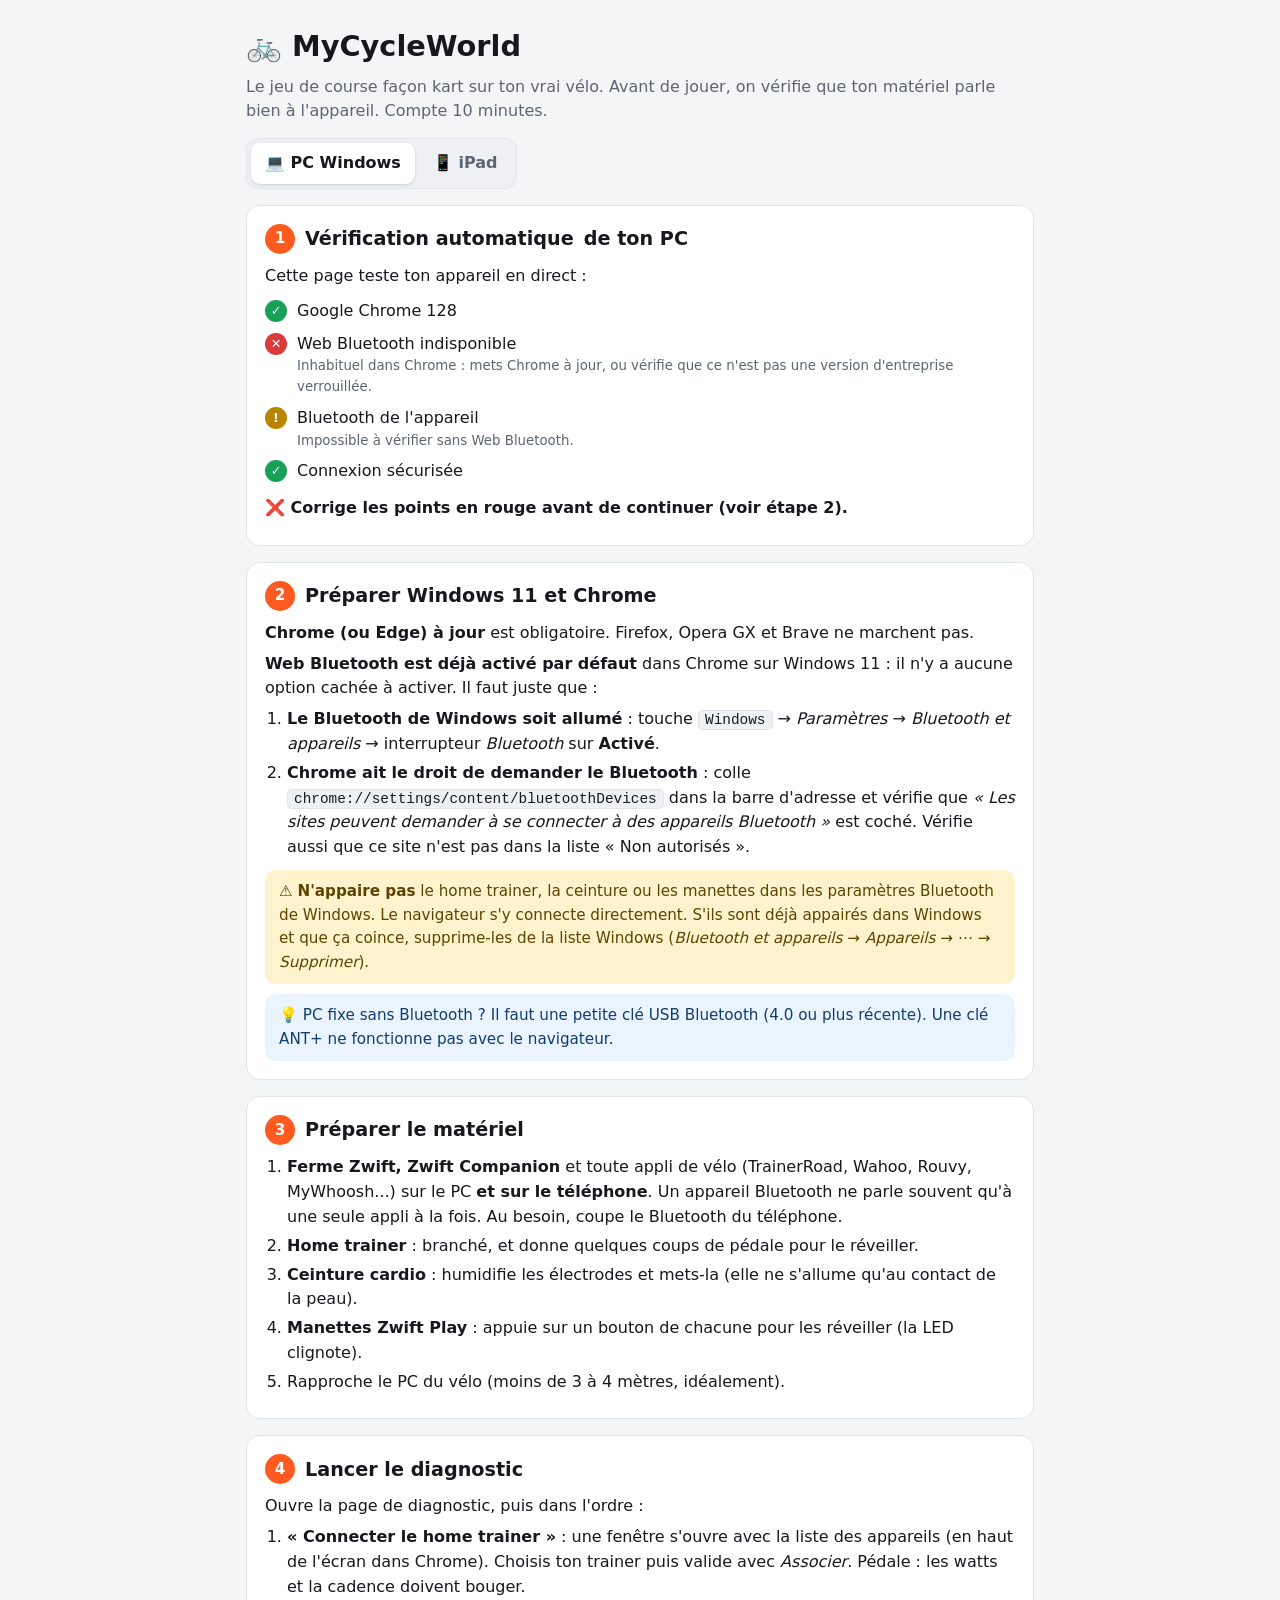
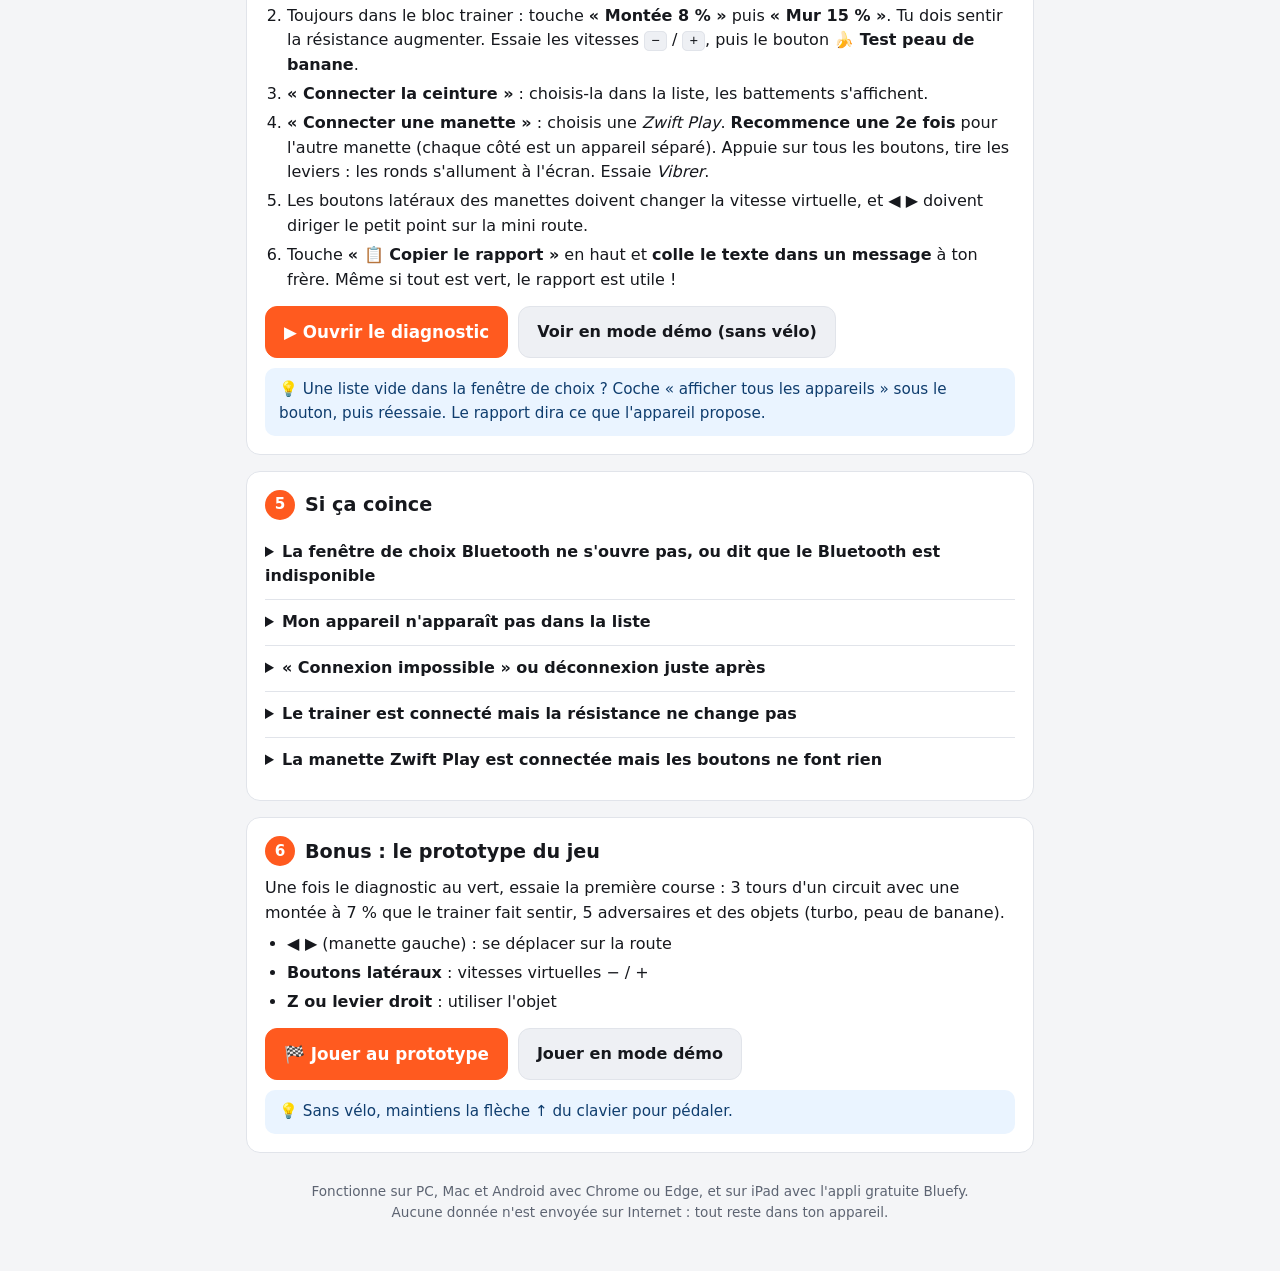
<file: index.html>
<!doctype html>
<html lang="fr">
<head>
  <meta charset="utf-8">
  <meta name="viewport" content="width=device-width, initial-scale=1">
  <title>MyCycleWorld · Guide</title>
  <link rel="icon" type="image/png" href="game/icon-512.png" />
  <link rel="apple-touch-icon" href="game/icon-180.png" />
  <meta name="description" content="Comment connecter ton home trainer, ta ceinture cardio et tes manettes Zwift Play à MyCycleWorld.">
  <style>
    :root {
      --bg: #f4f5f7; --card: #ffffff; --text: #16181d; --muted: #5d6472; --border: #e1e4ea;
      --accent: #ff5a1f; --ok: #18a058; --warn: #b98500; --bad: #d93a3a; --chip: #eef0f4;
      --tip-bg: #eaf4ff; --tip-text: #0f3d6e; --alert-bg: #fff3cd; --alert-text: #5c4400;
    }
    @media (prefers-color-scheme: dark) {
      :root:not([data-theme="light"]) {
        --bg: #0e1014; --card: #171a21; --text: #e8eaef; --muted: #9aa1b0; --border: #2a2f3a; --chip: #222733;
        --tip-bg: #10243a; --tip-text: #b9dbff; --alert-bg: #3a2f0c; --alert-text: #ffe39a;
      }
    }
    :root[data-theme="dark"] {
      --bg: #0e1014; --card: #171a21; --text: #e8eaef; --muted: #9aa1b0; --border: #2a2f3a; --chip: #222733;
      --tip-bg: #10243a; --tip-text: #b9dbff; --alert-bg: #3a2f0c; --alert-text: #ffe39a;
    }
    * { box-sizing: border-box; }
    body { margin: 0; background: var(--bg); color: var(--text); font: 16px/1.55 system-ui, -apple-system, "Segoe UI", Roboto, sans-serif; }
    .wrap { max-width: 820px; margin: 0 auto; padding: 24px 16px 48px; }
    header h1 { font-size: 1.8rem; margin: 0; }
    header p { color: var(--muted); margin: 6px 0 0; }
    h2 { font-size: 1.2rem; margin: 0 0 10px; display: flex; gap: 10px; align-items: center; }
    .num { flex: none; width: 30px; height: 30px; border-radius: 50%; background: var(--accent); color: #fff; display: grid; place-items: center; font-size: 0.95rem; }
    .card { background: var(--card); border: 1px solid var(--border); border-radius: 14px; padding: 18px; margin-top: 16px; }
    .card p { margin: 6px 0; }
    ol, ul { padding-left: 22px; margin: 6px 0; }
    li { margin: 4px 0; }
    code, kbd { overflow-wrap: anywhere; font: 0.9em ui-monospace, "Cascadia Mono", Consolas, monospace; background: var(--chip); border: 1px solid var(--border); border-radius: 5px; padding: 1px 6px; }
    .copy { cursor: pointer; }
    .muted { color: var(--muted); }
    .tip { background: var(--tip-bg); color: var(--tip-text); border-radius: 10px; padding: 10px 14px; margin: 10px 0 0; font-size: 0.95rem; }
    .alert { background: var(--alert-bg); color: var(--alert-text); border-radius: 10px; padding: 10px 14px; margin: 10px 0 0; font-size: 0.95rem; }
    .cta { display: flex; flex-wrap: wrap; gap: 10px; margin-top: 14px; }
    .btn { display: inline-flex; align-items: center; gap: 6px; text-decoration: none; padding: 12px 18px; border-radius: 12px; border: 1px solid var(--border); color: var(--text); background: var(--chip); font-weight: 600; }
    .btn.primary { background: var(--accent); border-color: var(--accent); color: #fff; font-size: 1.05rem; }
    .checks { list-style: none; padding: 0; margin: 10px 0 0; display: grid; gap: 8px; }
    .checks li { display: flex; gap: 10px; align-items: flex-start; margin: 0; }
    .dot { flex: none; width: 22px; height: 22px; border-radius: 50%; display: grid; place-items: center; color: #fff; font-size: 0.8rem; font-weight: 700; background: var(--muted); margin-top: 1px; }
    .ok .dot { background: var(--ok); } .warn .dot { background: var(--warn); } .bad .dot { background: var(--bad); }
    .checks small { display: block; color: var(--muted); }
    #verdict { font-weight: 600; margin-top: 12px; }
    details { border-top: 1px solid var(--border); padding: 10px 0; }
    details:first-of-type { border-top: 0; }
    summary { cursor: pointer; font-weight: 600; }
    details p, details ul { margin-top: 8px; }
    footer { color: var(--muted); font-size: 0.85rem; text-align: center; margin-top: 28px; }
    .switch { display: inline-flex; background: var(--chip); border: 1px solid var(--border); border-radius: 12px; padding: 4px; gap: 4px; margin-top: 14px; flex-wrap: wrap; }
    .switch button { font: inherit; font-weight: 600; border: 0; background: transparent; color: var(--muted); padding: 8px 14px; border-radius: 9px; cursor: pointer; }
    .switch button[aria-pressed="true"] { background: var(--card); color: var(--text); box-shadow: 0 1px 3px rgba(0, 0, 0, 0.15); }
    body[data-platform="pc"] .only-ipad, body[data-platform="ipad"] .only-pc { display: none !important; }
    .url-box { display: flex; flex-wrap: wrap; gap: 8px; align-items: center; margin: 8px 0; }
    .url-box code { font-size: 1rem; padding: 6px 10px; }
    button.btn { font: inherit; font-weight: 600; cursor: pointer; }
  </style>
</head>
<body data-platform="pc">
  <div class="wrap">
    <header>
      <h1>🚲 MyCycleWorld</h1>
      <p>Le jeu de course façon kart sur ton vrai vélo. Avant de jouer, on vérifie que ton matériel parle bien à l'appareil. Compte 10 minutes.</p>
      <div class="switch" role="group" aria-label="Choisis ton appareil">
        <button type="button" data-set="pc" aria-pressed="true">💻 PC Windows</button>
        <button type="button" data-set="ipad" aria-pressed="false">📱 iPad</button>
      </div>
    </header>

    <section class="card">
      <h2><span class="num">1</span> Vérification automatique <span class="only-pc">de ton PC</span><span class="only-ipad">de ta tablette</span></h2>
      <p>Cette page teste ton appareil en direct :</p>
      <ul class="checks" id="checks">
        <li id="cBrowser"><span class="dot">…</span><span>Navigateur</span></li>
        <li id="cApi"><span class="dot">…</span><span>Web Bluetooth</span></li>
        <li id="cAdapter"><span class="dot">…</span><span>Bluetooth de l'appareil</span></li>
        <li id="cSecure"><span class="dot">…</span><span>Connexion sécurisée (https)</span></li>
      </ul>
      <p id="verdict"></p>
    </section>

    <section class="card only-pc">
      <h2><span class="num">2</span> Préparer Windows 11 et Chrome</h2>
      <p><strong>Chrome (ou Edge) à jour</strong> est obligatoire. Firefox, Opera GX et Brave ne marchent pas.</p>
      <p><strong>Web Bluetooth est déjà activé par défaut</strong> dans Chrome sur Windows 11 : il n'y a aucune option cachée à activer. Il faut juste que :</p>
      <ol>
        <li><strong>Le Bluetooth de Windows soit allumé</strong> : touche <kbd>Windows</kbd> → <em>Paramètres</em> → <em>Bluetooth et appareils</em> → interrupteur <em>Bluetooth</em> sur <strong>Activé</strong>.</li>
        <li><strong>Chrome ait le droit de demander le Bluetooth</strong> : colle <code class="copy" title="Cliquer pour copier">chrome://settings/content/bluetoothDevices</code> dans la barre d'adresse et vérifie que <em>« Les sites peuvent demander à se connecter à des appareils Bluetooth »</em> est coché. Vérifie aussi que ce site n'est pas dans la liste « Non autorisés ».</li>
      </ol>
      <div class="alert">⚠️ <strong>N'appaire pas</strong> le home trainer, la ceinture ou les manettes dans les paramètres Bluetooth de Windows. Le navigateur s'y connecte directement. S'ils sont déjà appairés dans Windows et que ça coince, supprime-les de la liste Windows (<em>Bluetooth et appareils</em> → <em>Appareils</em> → ⋯ → <em>Supprimer</em>).</div>
      <div class="tip">💡 PC fixe sans Bluetooth ? Il faut une petite clé USB Bluetooth (4.0 ou plus récente). Une clé ANT+ ne fonctionne pas avec le navigateur.</div>
    </section>

    <section class="card only-ipad">
      <h2><span class="num">2</span> Préparer l'iPad avec Bluefy</h2>
      <p>Apple bloque le Bluetooth dans Safari (et dans Chrome sur iPad). La solution : <strong>Bluefy</strong>, un navigateur <strong>gratuit</strong> de l'App Store qui l'autorise.</p>
      <ol>
        <li><strong>Installe Bluefy</strong> depuis l'App Store :
          <div class="cta"><a class="btn primary" id="bluefyLink" href="https://apps.apple.com/app/bluefy-web-ble-browser/id1492822055">⬇ Installer Bluefy (gratuit)</a></div>
        </li>
        <li><strong>Copie l'adresse du site</strong>, puis ouvre Bluefy et colle-la dans sa barre d'adresse :
          <div class="url-box"><code id="siteUrl">gbillois.github.io/MyCycleWorld</code><button type="button" class="btn" id="copyUrl">📋 Copier l'adresse</button></div>
          Ajoute-la en favori dans Bluefy pour la retrouver.</li>
        <li>Quand Bluefy demande l'accès au Bluetooth, touche <strong>Autoriser</strong>. Si tu as refusé : <em>Réglages</em> de l'iPad → <em>Bluefy</em> → active <em>Bluetooth</em>.</li>
        <li><strong>Bluetooth de l'iPad allumé</strong> : <em>Réglages</em> → <em>Bluetooth</em> → activé.</li>
        <li><strong>Garde Bluefy au premier plan</strong> pendant que tu roules : si tu changes d'appli, l'iPad coupe la connexion. La page essaie de garder l'écran allumé ; sinon règle <em>Réglages</em> → <em>Luminosité et affichage</em> → <em>Verrouillage automatique</em> → <em>Jamais</em> le temps de la séance.</li>
      </ol>
      <div class="alert">⚠️ <strong>N'appaire pas</strong> le home trainer, la ceinture ou les manettes dans <em>Réglages</em> → <em>Bluetooth</em>. Bluefy s'y connecte directement. S'ils y apparaissent sous « Mes appareils » et que ça coince, touche ⓘ → <em>Oublier cet appareil</em>.</div>
      <div class="tip">💡 Une tablette Android ? Pas besoin de Bluefy : Chrome suffit, suis les étapes « PC Windows ».</div>
    </section>

    <section class="card">
      <h2><span class="num">3</span> Préparer le matériel</h2>
      <ol>
        <li><strong>Ferme Zwift, Zwift Companion</strong> et toute appli de vélo (TrainerRoad, Wahoo, Rouvy, MyWhoosh...) sur <span class="only-pc">le PC</span><span class="only-ipad">la tablette</span> <strong>et sur le téléphone</strong>. Un appareil Bluetooth ne parle souvent qu'à une seule appli à la fois. Au besoin, coupe le Bluetooth du téléphone.</li>
        <li><strong>Home trainer</strong> : branché, et donne quelques coups de pédale pour le réveiller.</li>
        <li><strong>Ceinture cardio</strong> : humidifie les électrodes et mets-la (elle ne s'allume qu'au contact de la peau).</li>
        <li><strong>Manettes Zwift Play</strong> : appuie sur un bouton de chacune pour les réveiller (la LED clignote).</li>
        <li class="only-pc">Rapproche le PC du vélo (moins de 3 à 4 mètres, idéalement).</li>
      </ol>
    </section>

    <section class="card">
      <h2><span class="num">4</span> Lancer le diagnostic</h2>
      <p>Ouvre la page de diagnostic<span class="only-ipad"> (dans Bluefy !)</span>, puis dans l'ordre :</p>
      <ol>
        <li><strong>« Connecter le home trainer »</strong> : une fenêtre s'ouvre avec la liste des appareils<span class="only-pc"> (en haut de l'écran dans Chrome)</span>. Choisis ton trainer puis valide<span class="only-pc"> avec <em>Associer</em></span>. Pédale : les watts et la cadence doivent bouger.</li>
        <li>Toujours dans le bloc trainer : touche <strong>« Montée 8 % »</strong> puis <strong>« Mur 15 % »</strong>. Tu dois sentir la résistance augmenter. Essaie les vitesses <kbd>−</kbd> / <kbd>+</kbd>, puis le bouton <strong>🍌 Test peau de banane</strong>.</li>
        <li><strong>« Connecter la ceinture »</strong> : choisis-la dans la liste, les battements s'affichent.</li>
        <li><strong>« Connecter une manette »</strong> : choisis une <em>Zwift Play</em>. <strong>Recommence une 2e fois</strong> pour l'autre manette (chaque côté est un appareil séparé). Appuie sur tous les boutons, tire les leviers : les ronds s'allument à l'écran. Essaie <em>Vibrer</em>.</li>
        <li>Les boutons latéraux des manettes doivent changer la vitesse virtuelle, et ◀ ▶ doivent diriger le petit point sur la mini route.</li>
        <li>Touche <strong>« 📋 Copier le rapport »</strong> en haut et <strong>colle le texte dans un message</strong> à ton frère. <span class="only-ipad">Si la copie est bloquée, une fenêtre s'ouvre avec le texte : « Tout sélectionner », puis « Copier ». </span>Même si tout est vert, le rapport est utile !</li>
      </ol>
      <div class="cta">
        <a class="btn primary" href="diag/">▶ Ouvrir le diagnostic</a>
        <a class="btn" href="diag/?demo=1">Voir en mode démo (sans vélo)</a>
      </div>
      <div class="tip">💡 Une liste vide dans la fenêtre de choix ? Coche « afficher tous les appareils » sous le bouton, puis réessaie. Le rapport dira ce que l'appareil propose.</div>
    </section>

    <section class="card">
      <h2><span class="num">5</span> Si ça coince</h2>
      <details>
        <summary>La fenêtre de choix Bluetooth ne s'ouvre pas, ou dit que le Bluetooth est indisponible</summary>
        <ul class="only-pc">
          <li>Vérifie l'étape 2 (Bluetooth Windows activé, autorisation dans Chrome).</li>
          <li>Ferme complètement Chrome (toutes les fenêtres) puis rouvre-le.</li>
          <li>Mets Chrome à jour : <code class="copy">chrome://settings/help</code>.</li>
        </ul>
        <ul class="only-ipad">
          <li>Vérifie que la page est bien ouverte <strong>dans Bluefy</strong>, pas dans Safari.</li>
          <li><em>Réglages</em> → <em>Bluefy</em> → <em>Bluetooth</em> doit être activé, et le Bluetooth de l'iPad allumé.</li>
          <li>Ferme Bluefy (balaye-le vers le haut dans le sélecteur d'applis) puis rouvre-le.</li>
        </ul>
      </details>
      <details>
        <summary>Mon appareil n'apparaît pas dans la liste</summary>
        <ul>
          <li>Il est sans doute encore connecté à une autre appli (Zwift, Companion, téléphone). Ferme-la et attends 10 secondes.</li>
          <li>Réveille-le (pédaler, appuyer sur un bouton, mettre la ceinture).</li>
          <li>Coche « afficher tous les appareils ».</li>
        </ul>
      </details>
      <details>
        <summary>« Connexion impossible » ou déconnexion juste après</summary>
        <ul>
          <li>Réessaie une ou deux fois, la première connexion rate parfois.</li>
          <li>Si l'appareil est appairé dans les réglages Bluetooth du système, supprime-le (voir l'encadré de l'étape 2).</li>
          <li>Éteins/rallume le Bluetooth<span class="only-pc"> de Windows</span><span class="only-ipad"> de l'iPad</span>.</li>
          <li class="only-ipad">Bluefy est-il resté au premier plan ? Changer d'appli coupe la connexion.</li>
        </ul>
      </details>
      <details>
        <summary>Le trainer est connecté mais la résistance ne change pas</summary>
        <ul>
          <li>Regarde le bilan : « Le trainer accepte les changements de pente » doit être vert.</li>
          <li>Pédale à au moins 60 tr/min : beaucoup de trainers ne freinent pas à l'arrêt.</li>
          <li>Ferme toute autre appli qui pourrait garder le contrôle du trainer.</li>
          <li>Envoie le rapport : il indique si ton modèle accepte la simulation de pente.</li>
        </ul>
      </details>
      <details>
        <summary>La manette Zwift Play est connectée mais les boutons ne font rien</summary>
        <ul>
          <li>Vérifie que Zwift et Zwift Companion sont bien fermés <strong>sur le téléphone aussi</strong>.</li>
          <li>Appuie sur un bouton : la page indique alors si c'est la manette gauche ou droite.</li>
          <li>Coche « détails techniques » dans le journal, appuie sur quelques boutons, puis envoie le rapport. C'est exactement ce qui permet de corriger.</li>
        </ul>
      </details>
    </section>

    <section class="card">
      <h2><span class="num">6</span> Bonus : le prototype du jeu</h2>
      <p>Une fois le diagnostic au vert, essaie la première course : 3 tours d'un circuit avec une montée à 7 % que le trainer fait sentir, 5 adversaires et des objets (turbo, peau de banane).</p>
      <ul>
        <li><strong>◀ ▶</strong> (manette gauche) : se déplacer sur la route</li>
        <li><strong>Boutons latéraux</strong> : vitesses virtuelles − / +</li>
        <li><strong>Z ou levier droit</strong> : utiliser l'objet</li>
      </ul>
      <div class="cta">
        <a class="btn primary" href="game/">🏁 Jouer au prototype</a>
        <a class="btn" href="game/?demo=1">Jouer en mode démo</a>
      </div>
      <div class="tip only-pc">💡 Sans vélo, maintiens la flèche ↑ du clavier pour pédaler.</div>
      <div class="tip only-ipad">💡 Sur iPad (et sur téléphone), des boutons tactiles apparaissent à l'écran : ◀ ▶, Objet, vitesses − / +, pause, et « Pédaler » à maintenir si aucun home trainer n'est connecté. Sans vélo, le jeu marche même dans Safari.</div>
    </section>

    <footer>
      Fonctionne sur PC, Mac et Android avec Chrome ou Edge, et sur iPad avec l'appli gratuite Bluefy.<br>
      Aucune donnée n'est envoyée sur Internet : tout reste dans ton appareil.
    </footer>
  </div>

  <script type="module">
    import { currentPlatform, BLUEFY_URL } from './src/core/platform.js';

    const p = currentPlatform();
    const $ = (id) => document.getElementById(id);

    // Sélecteur PC / iPad, choisi automatiquement.
    const setPlatform = (name) => {
      document.body.dataset.platform = name;
      document.querySelectorAll('.switch button').forEach((b) => b.setAttribute('aria-pressed', String(b.dataset.set === name)));
    };
    setPlatform(p.ios ? 'ipad' : 'pc');
    document.querySelectorAll('.switch button').forEach((b) => b.addEventListener('click', () => setPlatform(b.dataset.set)));

    const set = (id, state, title, detail) => {
      const li = $(id);
      li.className = state;
      li.querySelector('.dot').textContent = { ok: '✓', warn: '!', bad: '✕' }[state];
      li.lastElementChild.innerHTML = `${title}${detail ? `<small>${detail}</small>` : ''}`;
    };
    let allGood = true;

    if (p.ios) {
      if (p.hasBluetooth) set('cBrowser', 'ok', 'Bluefy sur iPad');
      else {
        set('cBrowser', 'bad', 'Safari sur iPad', `Apple y bloque le Bluetooth : <a href="${BLUEFY_URL}">installe Bluefy (gratuit)</a> et ouvre cette page dedans (étape 2).`);
        allGood = false;
      }
    } else if (p.browser === 'Chrome' || p.browser === 'Edge') {
      const name = p.browser === 'Edge' ? 'Microsoft Edge' : 'Google Chrome';
      if (p.major && p.major < 120) set('cBrowser', 'warn', `${name} ${p.major}`, 'Version ancienne : mets à jour via chrome://settings/help');
      else set('cBrowser', 'ok', `${name}${p.major ? ' ' + p.major : ''}`);
    } else {
      set('cBrowser', 'bad', 'Navigateur non compatible', 'Ouvre cette page dans Google Chrome ou Microsoft Edge.');
      allGood = false;
    }

    if (!window.isSecureContext) {
      set('cSecure', 'bad', 'Page non sécurisée', 'Il faut ouvrir la page en https://');
      allGood = false;
    } else set('cSecure', 'ok', 'Connexion sécurisée');

    if (!navigator.bluetooth) {
      set('cApi', 'bad', 'Web Bluetooth indisponible', p.ios
        ? 'Normal dans Safari : il faut Bluefy.'
        : p.browser === 'Chrome' || p.browser === 'Edge'
          ? 'Inhabituel dans Chrome : mets Chrome à jour, ou vérifie que ce n\'est pas une version d\'entreprise verrouillée.'
          : 'Ce navigateur ne le gère pas.');
      set('cAdapter', 'warn', 'Bluetooth de l\'appareil', 'Impossible à vérifier sans Web Bluetooth.');
      allGood = false;
    } else {
      set('cApi', 'ok', 'Web Bluetooth disponible');
      let available = null;
      try { available = navigator.bluetooth.getAvailability ? await navigator.bluetooth.getAvailability() : null; } catch { available = null; }
      if (available === true) set('cAdapter', 'ok', 'Bluetooth détecté et allumé');
      else if (available === false) {
        set('cAdapter', 'bad', 'Bluetooth éteint ou absent', p.ios
          ? 'Allume-le : Réglages → Bluetooth, et autorise Bluefy : Réglages → Bluefy → Bluetooth.'
          : 'Allume-le : Paramètres Windows → Bluetooth et appareils → Bluetooth Activé. PC fixe : il faut peut-être une clé USB Bluetooth.');
        allGood = false;
      } else set('cAdapter', 'warn', 'Bluetooth de l\'appareil', 'Impossible à vérifier automatiquement : la fenêtre de connexion le dira.');
    }

    $('verdict').textContent = allGood
      ? '✅ Ton appareil est prêt. Passe aux étapes suivantes.'
      : p.ios && !p.hasBluetooth
        ? '❌ Tu es dans Safari : suis l\'étape 2 pour ouvrir cette page dans Bluefy.'
        : '❌ Corrige les points en rouge avant de continuer (voir étape 2).';

    // Adresse publique du site, à coller dans Bluefy (fixe : identique même en test local).
    const siteUrl = 'https://gbillois.github.io/MyCycleWorld/';
    $('siteUrl').textContent = siteUrl.replace(/^https?:\/\//, '');
    $('copyUrl').addEventListener('click', async () => {
      try {
        await navigator.clipboard.writeText(siteUrl);
        $('copyUrl').textContent = '✓ Copiée, colle-la dans Bluefy';
      } catch {
        const r = document.createRange();
        r.selectNodeContents($('siteUrl'));
        getSelection().removeAllRanges();
        getSelection().addRange(r);
        $('copyUrl').textContent = 'Sélectionnée : fais « Copier »';
      }
    });

    document.querySelectorAll('.copy').forEach((el) => el.addEventListener('click', async () => {
      try {
        await navigator.clipboard.writeText(el.textContent);
        const old = el.textContent;
        el.textContent = 'copié ✓ (colle-le dans la barre d\'adresse)';
        setTimeout(() => (el.textContent = old), 1800);
      } catch { /* copie manuelle */ }
    }));
  </script>
</body>
</html>
</file>
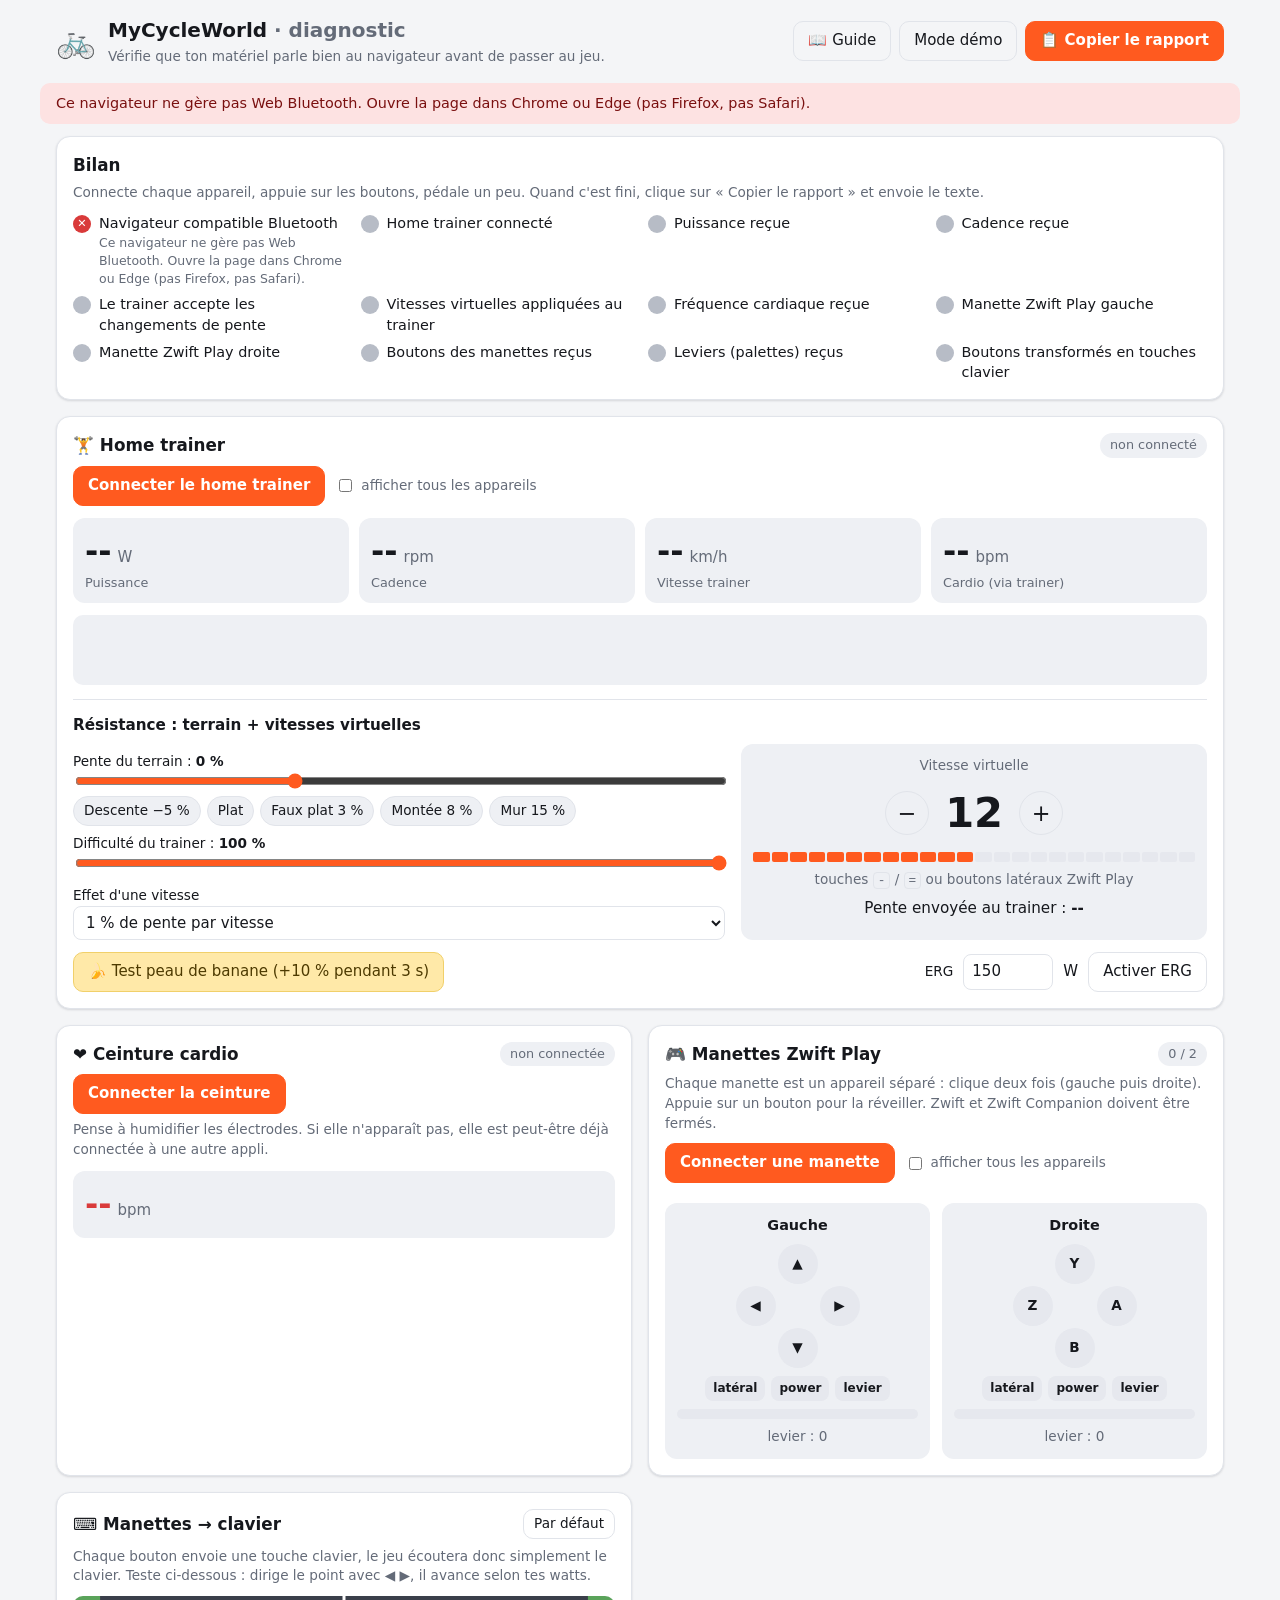
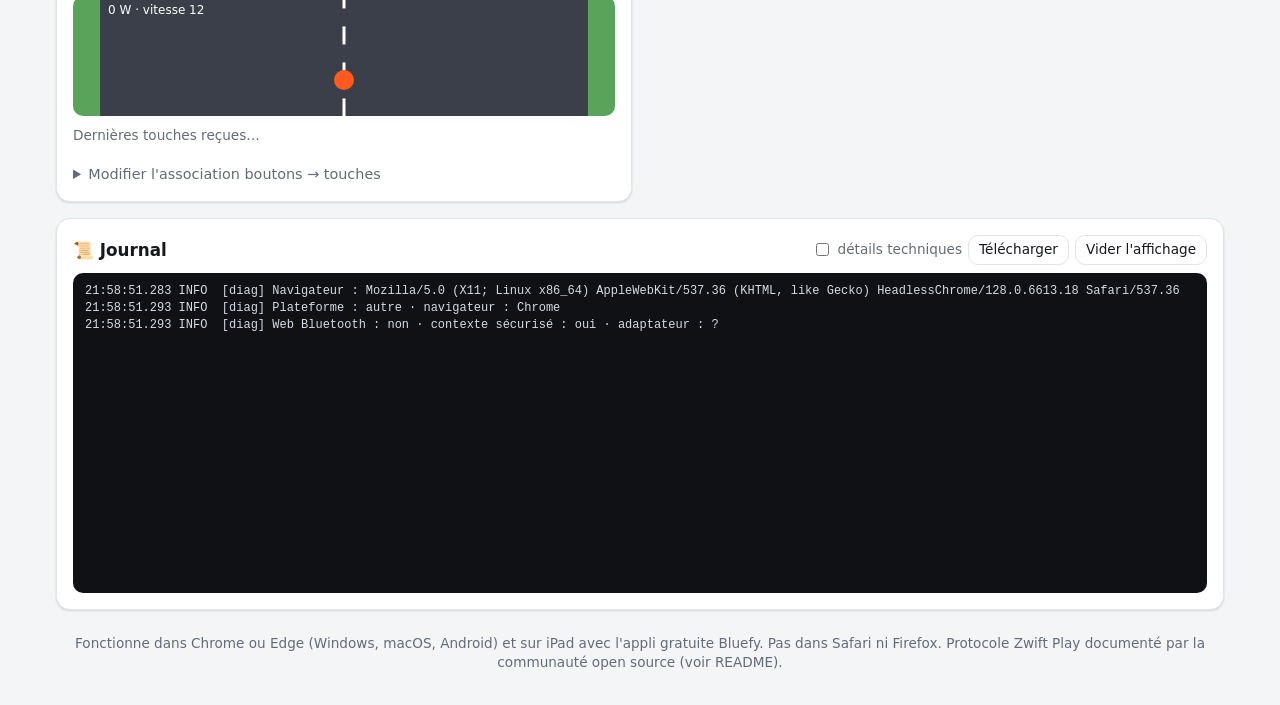
<file: diag/index.html>
<!doctype html>
<html lang="fr">
<head>
  <meta charset="utf-8">
  <meta name="viewport" content="width=device-width, initial-scale=1">
  <title>MyCycleWorld · Diagnostic</title>
  <meta name="description" content="Teste ton home trainer, ta ceinture cardio et tes manettes Zwift Play directement dans le navigateur.">
  <link rel="stylesheet" href="diag.css">
</head>
<body>
  <header class="top">
    <div class="brand">
      <span class="logo" aria-hidden="true">🚲</span>
      <div>
        <h1>MyCycleWorld <span class="muted">· diagnostic</span></h1>
        <p class="muted small">Vérifie que ton matériel parle bien au navigateur avant de passer au jeu.</p>
      </div>
    </div>
    <div class="top-actions">
      <a class="btn ghost" href="../">📖 Guide</a>
      <a id="demoLink" class="btn ghost" href="?demo=1">Mode démo</a>
      <button id="copyReport" class="btn primary">📋 Copier le rapport</button>
    </div>
  </header>

  <div id="demoBanner" class="banner demo" hidden>
    Mode démo : les appareils sont simulés. <a href="./">Revenir au vrai Bluetooth</a>
  </div>
  <div id="compatBanner" class="banner bad" hidden></div>

  <main>
    <section class="card checklist-card">
      <h2>Bilan</h2>
      <p class="muted small">Connecte chaque appareil, appuie sur les boutons, pédale un peu. Quand c'est fini, clique sur « Copier le rapport » et envoie le texte.</p>
      <ul id="checklist" class="checklist"></ul>
    </section>

    <section class="card" id="trainerCard">
      <div class="card-head">
        <h2>🏋️ Home trainer</h2>
        <span class="pill" id="trainerStatus">non connecté</span>
      </div>
      <div class="row wrap">
        <button class="btn primary" id="trainerConnect">Connecter le home trainer</button>
        <button class="btn ghost" id="trainerReconnect" hidden>Reconnecter</button>
        <label class="check small"><input type="checkbox" id="trainerAll"> afficher tous les appareils</label>
      </div>
      <p class="small muted" id="trainerInfo"></p>
      <div class="metrics">
        <div class="metric"><span class="value" id="mPower">--</span><span class="unit">W</span><span class="label">Puissance <em id="srcPower"></em></span></div>
        <div class="metric"><span class="value" id="mCadence">--</span><span class="unit">rpm</span><span class="label">Cadence <em id="srcCadence"></em></span></div>
        <div class="metric"><span class="value" id="mSpeed">--</span><span class="unit">km/h</span><span class="label">Vitesse trainer</span></div>
        <div class="metric"><span class="value" id="mHrTrainer">--</span><span class="unit">bpm</span><span class="label">Cardio (via trainer)</span></div>
      </div>
      <canvas id="powerChart" class="chart" height="70" aria-label="Courbe de puissance des 60 dernières secondes"></canvas>

      <div class="sub">
        <h3>Résistance : terrain + vitesses virtuelles</h3>
        <div class="grade-grid">
          <div>
            <label for="terrain" class="small">Pente du terrain : <strong id="terrainVal">0 %</strong></label>
            <input type="range" id="terrain" min="-10" max="20" step="0.5" value="0">
            <div class="row wrap tight" id="gradePresets">
              <button class="btn chip" data-grade="-5">Descente −5 %</button>
              <button class="btn chip" data-grade="0">Plat</button>
              <button class="btn chip" data-grade="3">Faux plat 3 %</button>
              <button class="btn chip" data-grade="8">Montée 8 %</button>
              <button class="btn chip" data-grade="15">Mur 15 %</button>
            </div>
            <label for="difficulty" class="small">Difficulté du trainer : <strong id="difficultyVal">100 %</strong></label>
            <input type="range" id="difficulty" min="0" max="100" step="5" value="100">
            <label for="gearStep" class="small">Effet d'une vitesse</label>
            <select id="gearStep">
              <option value="0.5">0,5 % de pente par vitesse</option>
              <option value="1" selected>1 % de pente par vitesse</option>
              <option value="1.5">1,5 % de pente par vitesse</option>
              <option value="2">2 % de pente par vitesse</option>
            </select>
          </div>
          <div class="gearbox">
            <span class="small muted">Vitesse virtuelle</span>
            <div class="gear-row">
              <button class="btn round" id="gearDown" aria-label="Vitesse moins">−</button>
              <span class="gear" id="gearVal">12</span>
              <button class="btn round" id="gearUp" aria-label="Vitesse plus">+</button>
            </div>
            <div class="gear-bar" id="gearBar"></div>
            <span class="small muted">touches <kbd>-</kbd> / <kbd>=</kbd> ou boutons latéraux Zwift Play</span>
            <div class="sent">Pente envoyée au trainer : <strong id="sentGrade">--</strong></div>
            <div class="small muted" id="cpResult"></div>
          </div>
        </div>
        <div class="row wrap">
          <button class="btn warn" id="bananaTest">🍌 Test peau de banane (+10 % pendant 3 s)</button>
          <span class="spacer"></span>
          <label class="small" for="ergWatts">ERG</label>
          <input type="number" id="ergWatts" value="150" min="0" max="1500" step="10" class="num"> W
          <button class="btn ghost" id="ergOn">Activer ERG</button>
          <button class="btn ghost" id="ergOff" hidden>Revenir en mode pente</button>
        </div>
      </div>
    </section>

    <section class="card" id="hrCard">
      <div class="card-head">
        <h2>❤️ Ceinture cardio</h2>
        <span class="pill" id="hrStatus">non connectée</span>
      </div>
      <div class="row wrap">
        <button class="btn primary" id="hrConnect">Connecter la ceinture</button>
        <button class="btn ghost" id="hrReconnect" hidden>Reconnecter</button>
      </div>
      <p class="small muted" id="hrInfo">Pense à humidifier les électrodes. Si elle n'apparaît pas, elle est peut-être déjà connectée à une autre appli.</p>
      <div class="metrics one">
        <div class="metric"><span class="value heart" id="mHr">--</span><span class="unit">bpm</span><span class="label" id="hrContact"></span></div>
      </div>
    </section>

    <section class="card" id="zwiftCard">
      <div class="card-head">
        <h2>🎮 Manettes Zwift Play</h2>
        <span class="pill" id="zwiftStatus">0 / 2</span>
      </div>
      <p class="small muted">Chaque manette est un appareil séparé : clique deux fois (gauche puis droite). Appuie sur un bouton pour la réveiller. Zwift et Zwift Companion doivent être fermés.</p>
      <div class="row wrap">
        <button class="btn primary" id="zwiftConnect">Connecter une manette</button>
        <label class="check small"><input type="checkbox" id="zwiftAll"> afficher tous les appareils</label>
      </div>
      <div id="controllers" class="controllers"></div>
      <div class="pads">
        <div class="pad" id="padL">
          <span class="pad-title">Gauche</span>
          <div class="dpad">
            <span class="btn-led" data-b="L_UP">▲</span>
            <span class="btn-led" data-b="L_LEFT">◀</span>
            <span class="btn-led" data-b="L_RIGHT">▶</span>
            <span class="btn-led" data-b="L_DOWN">▼</span>
          </div>
          <div class="extras">
            <span class="btn-led wide" data-b="L_SHIFT">latéral</span>
            <span class="btn-led wide" data-b="L_ON">power</span>
            <span class="btn-led wide" data-b="L_PADDLE">levier</span>
          </div>
          <div class="analog"><div class="analog-fill" id="analogL"></div></div>
          <span class="small muted" id="analogLVal">levier : 0</span>
        </div>
        <div class="pad" id="padR">
          <span class="pad-title">Droite</span>
          <div class="dpad">
            <span class="btn-led y" data-b="R_Y">Y</span>
            <span class="btn-led z" data-b="R_Z">Z</span>
            <span class="btn-led a" data-b="R_A">A</span>
            <span class="btn-led b" data-b="R_B">B</span>
          </div>
          <div class="extras">
            <span class="btn-led wide" data-b="R_SHIFT">latéral</span>
            <span class="btn-led wide" data-b="R_ON">power</span>
            <span class="btn-led wide" data-b="R_PADDLE">levier</span>
          </div>
          <div class="analog"><div class="analog-fill" id="analogR"></div></div>
          <span class="small muted" id="analogRVal">levier : 0</span>
        </div>
      </div>
    </section>

    <section class="card" id="keysCard">
      <div class="card-head">
        <h2>⌨️ Manettes → clavier</h2>
        <button class="btn ghost small-btn" id="keymapReset">Par défaut</button>
      </div>
      <p class="small muted">Chaque bouton envoie une touche clavier, le jeu écoutera donc simplement le clavier. Teste ci-dessous : dirige le point avec ◀ ▶, il avance selon tes watts.</p>
      <canvas id="miniRoad" class="road" height="120" aria-label="Mini route de test"></canvas>
      <div class="lastkeys" id="lastKeys"><span class="muted small">Dernières touches reçues…</span></div>
      <details>
        <summary>Modifier l'association boutons → touches</summary>
        <table class="keymap" id="keymapTable"></table>
      </details>
    </section>

    <section class="card log-card">
      <div class="card-head">
        <h2>📜 Journal</h2>
        <div class="row tight">
          <label class="check small"><input type="checkbox" id="showDebug"> détails techniques</label>
          <button class="btn ghost small-btn" id="downloadLog">Télécharger</button>
          <button class="btn ghost small-btn" id="clearLogView">Vider l'affichage</button>
        </div>
      </div>
      <pre id="log" class="log" aria-live="polite"></pre>
    </section>
  </main>

  <footer class="muted small">
    Fonctionne dans Chrome ou Edge (Windows, macOS, Android) et sur iPad avec l'appli gratuite Bluefy. Pas dans Safari ni Firefox.
    Protocole Zwift Play documenté par la communauté open source (voir README).
  </footer>

  <div id="reportBox" class="modal" hidden>
    <div class="modal-card">
      <h2>Rapport de diagnostic</h2>
      <p class="small muted">La copie automatique est bloquée par ce navigateur. Touche « Tout sélectionner », puis « Copier », et colle le texte dans un message.</p>
      <textarea id="reportText" readonly></textarea>
      <div class="row wrap">
        <button class="btn primary" id="reportSelect">Tout sélectionner</button>
        <button class="btn ghost" id="reportClose">Fermer</button>
      </div>
    </div>
  </div>
  <div id="toast" class="toast" hidden></div>
  <script type="module" src="diag.js"></script>
</body>
</html>
</file>
<file: diag/diag.css>
:root {
  --bg: #f4f5f7;
  --card: #ffffff;
  --text: #16181d;
  --muted: #646b78;
  --border: #e1e4ea;
  --accent: #ff5a1f;
  --accent-text: #ffffff;
  --ok: #18a058;
  --warn: #e0a100;
  --bad: #d93a3a;
  --todo: #b7bcc6;
  --chip: #eef0f4;
  --led-off: #e6e8ee;
  --led-on: #ff5a1f;
  --log-bg: #0f1115;
  --log-text: #d7dbe3;
  --road: #3a3f4a;
  --shadow: 0 1px 2px rgba(16, 24, 40, 0.06), 0 1px 3px rgba(16, 24, 40, 0.08);
}

@media (prefers-color-scheme: dark) {
  :root:not([data-theme="light"]) {
    --bg: #0e1014;
    --card: #171a21;
    --text: #e8eaef;
    --muted: #949bab;
    --border: #2a2f3a;
    --chip: #222733;
    --led-off: #262b36;
    --todo: #4b5160;
    --shadow: none;
  }
}
:root[data-theme="dark"] {
  --bg: #0e1014;
  --card: #171a21;
  --text: #e8eaef;
  --muted: #949bab;
  --border: #2a2f3a;
  --chip: #222733;
  --led-off: #262b36;
  --todo: #4b5160;
  --shadow: none;
}

* { box-sizing: border-box; }
[hidden] { display: none !important; }

body {
  margin: 0;
  background: var(--bg);
  color: var(--text);
  font: 15px/1.45 system-ui, -apple-system, "Segoe UI", Roboto, sans-serif;
}

h1 { font-size: 1.25rem; margin: 0; }
h2 { font-size: 1.05rem; margin: 0; }
h3 { font-size: 0.95rem; margin: 0 0 8px; }
.muted { color: var(--muted); }
.small { font-size: 0.85rem; }
kbd {
  font: 0.8rem ui-monospace, monospace;
  background: var(--chip);
  border: 1px solid var(--border);
  border-radius: 4px;
  padding: 0 4px;
}

.top {
  display: flex;
  flex-wrap: wrap;
  gap: 12px;
  align-items: center;
  justify-content: space-between;
  padding: 16px;
  max-width: 1200px;
  margin: 0 auto;
}
.brand { display: flex; gap: 12px; align-items: center; }
.brand p { margin: 2px 0 0; }
.logo { font-size: 2rem; }
.top-actions { display: flex; gap: 8px; flex-wrap: wrap; }

.banner {
  max-width: 1200px;
  margin: 0 auto 12px;
  padding: 10px 16px;
  border-radius: 10px;
  font-size: 0.9rem;
}
.banner.demo { background: #fff3cd; color: #5c4400; }
.banner.bad { background: #fde2e2; color: #7a1010; }
.banner a { color: inherit; font-weight: 600; }

main {
  max-width: 1200px;
  margin: 0 auto;
  padding: 0 16px 16px;
  display: grid;
  grid-template-columns: repeat(2, minmax(0, 1fr));
  gap: 16px;
}
.checklist-card, .log-card, #trainerCard { grid-column: 1 / -1; }

.card {
  background: var(--card);
  border: 1px solid var(--border);
  border-radius: 14px;
  padding: 16px;
  box-shadow: var(--shadow);
  min-width: 0;
}
.card > p { margin: 6px 0 10px; }
.card-head { flex-wrap: wrap; display: flex; justify-content: space-between; align-items: center; gap: 8px; margin-bottom: 8px; }
.sub { border-top: 1px solid var(--border); margin-top: 14px; padding-top: 14px; }

.row { display: flex; gap: 10px; align-items: center; }
.row.wrap { flex-wrap: wrap; }
.row.tight { gap: 6px; flex-wrap: wrap; }
.spacer { flex: 1; }

.btn {
  font: inherit;
  border: 1px solid var(--border);
  background: var(--chip);
  color: var(--text);
  padding: 8px 14px;
  border-radius: 10px;
  cursor: pointer;
  text-decoration: none;
  display: inline-flex;
  align-items: center;
  gap: 6px;
}
.btn:hover { filter: brightness(0.97); }
.btn:disabled { opacity: 0.5; cursor: not-allowed; }
.btn.primary { background: var(--accent); border-color: var(--accent); color: var(--accent-text); font-weight: 600; }
.btn.ghost { background: transparent; }
.btn.warn { background: #ffe9a8; border-color: #f1d06a; color: #4d3a00; }
.btn.chip { padding: 4px 10px; font-size: 0.85rem; border-radius: 999px; }
.btn.round { width: 44px; height: 44px; justify-content: center; border-radius: 50%; font-size: 1.4rem; padding: 0; }
.small-btn { padding: 4px 10px; font-size: 0.85rem; }
.check { display: inline-flex; gap: 6px; align-items: center; color: var(--muted); }

.pill {
  font-size: 0.8rem;
  padding: 3px 10px;
  border-radius: 999px;
  background: var(--chip);
  color: var(--muted);
  white-space: nowrap;
}
.pill.ok { background: color-mix(in srgb, var(--ok) 18%, transparent); color: var(--ok); }
.pill.warn { background: color-mix(in srgb, var(--warn) 22%, transparent); color: #9a6f00; }
.pill.bad { background: color-mix(in srgb, var(--bad) 18%, transparent); color: var(--bad); }

.checklist {
  list-style: none;
  padding: 0;
  margin: 10px 0 0;
  display: grid;
  grid-template-columns: repeat(auto-fill, minmax(230px, 1fr));
  gap: 6px 16px;
}
.checklist li { display: flex; gap: 8px; align-items: flex-start; font-size: 0.9rem; }
.checklist .dot {
  flex: none;
  width: 18px;
  height: 18px;
  border-radius: 50%;
  background: var(--todo);
  color: #fff;
  font-size: 0.7rem;
  display: grid;
  place-items: center;
  margin-top: 2px;
}
.checklist .ok .dot { background: var(--ok); }
.checklist .warn .dot { background: var(--warn); }
.checklist .bad .dot { background: var(--bad); }
.checklist .detail { display: block; color: var(--muted); font-size: 0.78rem; }

.metrics { display: grid; grid-template-columns: repeat(4, minmax(0, 1fr)); gap: 10px; margin: 12px 0; }
.metrics.one { grid-template-columns: 1fr; }
.metric {
  background: var(--chip);
  border-radius: 12px;
  padding: 10px 12px;
  display: grid;
  grid-template-columns: auto 1fr;
  align-items: baseline;
  column-gap: 6px;
}
.metric .value { font-size: 2rem; font-weight: 700; font-variant-numeric: tabular-nums; }
.metric .value.heart { color: var(--bad); }
.metric .unit { color: var(--muted); }
.metric .label { grid-column: 1 / -1; font-size: 0.8rem; color: var(--muted); }
.metric em { font-style: normal; opacity: 0.8; }

.chart, .road { width: 100%; display: block; border-radius: 10px; background: var(--chip); }
.chart { height: 70px; }
.road { height: 120px; }

.grade-grid { display: grid; grid-template-columns: minmax(0, 1.4fr) minmax(0, 1fr); gap: 16px; margin-bottom: 12px; }
.grade-grid label { display: block; margin-top: 8px; }
input[type="range"] { width: 100%; accent-color: var(--accent); }
select, .num {
  font: inherit;
  padding: 6px 8px;
  border-radius: 8px;
  border: 1px solid var(--border);
  background: var(--card);
  color: var(--text);
}
select { width: 100%; }
.num { width: 90px; }
.gearbox {
  background: var(--chip);
  border-radius: 12px;
  padding: 12px;
  display: flex;
  flex-direction: column;
  align-items: center;
  gap: 8px;
  text-align: center;
}
.gear-row { display: flex; align-items: center; gap: 16px; }
.gear { font-size: 2.6rem; font-weight: 800; min-width: 2ch; font-variant-numeric: tabular-nums; }
.gear-bar { display: flex; gap: 2px; width: 100%; height: 10px; }
.gear-bar span { flex: 1; background: var(--led-off); border-radius: 2px; }
.gear-bar span.on { background: var(--accent); }
.sent { font-size: 0.95rem; }

.controllers { display: grid; gap: 8px; margin: 10px 0; }
.ctrl {
  border: 1px solid var(--border);
  border-radius: 10px;
  padding: 8px 10px;
  display: flex;
  flex-wrap: wrap;
  gap: 6px 12px;
  align-items: center;
  font-size: 0.88rem;
}
.ctrl strong { margin-right: auto; }

.pads { display: grid; grid-template-columns: 1fr 1fr; gap: 12px; }
.pad { background: var(--chip); border-radius: 12px; padding: 12px; display: flex; flex-direction: column; align-items: center; gap: 8px; }
.pad-title { font-weight: 600; font-size: 0.9rem; }
.dpad {
  display: grid;
  grid-template-areas: ". u ." "l . r" ". d .";
  grid-template-columns: repeat(3, 40px);
  grid-template-rows: repeat(3, 40px);
  gap: 2px;
}
.dpad .btn-led:nth-child(1) { grid-area: u; }
.dpad .btn-led:nth-child(2) { grid-area: l; }
.dpad .btn-led:nth-child(3) { grid-area: r; }
.dpad .btn-led:nth-child(4) { grid-area: d; }
.btn-led {
  display: grid;
  place-items: center;
  background: var(--led-off);
  border-radius: 50%;
  font-weight: 700;
  font-size: 0.85rem;
  transition: background 0.05s, transform 0.05s;
  user-select: none;
}
.btn-led.wide { border-radius: 8px; padding: 4px 8px; font-size: 0.75rem; font-weight: 600; }
.btn-led.on { background: var(--led-on); color: #fff; transform: scale(1.08); }
.extras { display: flex; gap: 6px; flex-wrap: wrap; justify-content: center; }
.analog { width: 100%; height: 10px; background: var(--led-off); border-radius: 5px; position: relative; overflow: hidden; }
.analog-fill { position: absolute; top: 0; bottom: 0; left: 50%; width: 0; background: var(--accent); }

.lastkeys { display: flex; flex-wrap: wrap; gap: 6px; margin: 10px 0; min-height: 28px; }
.lastkeys .k { font: 0.8rem ui-monospace, monospace; background: var(--chip); border: 1px solid var(--border); border-radius: 6px; padding: 2px 8px; }
.lastkeys .k.pad { border-color: var(--accent); }
details summary { cursor: pointer; font-size: 0.9rem; color: var(--muted); }
.keymap { width: 100%; border-collapse: collapse; margin-top: 8px; font-size: 0.85rem; }
.keymap td { padding: 4px 6px; border-bottom: 1px solid var(--border); }
.keymap select { padding: 3px 6px; }

.log {
  background: var(--log-bg);
  color: var(--log-text);
  border-radius: 10px;
  padding: 10px 12px;
  margin: 0;
  height: 320px;
  overflow: auto;
  font: 12px/1.45 ui-monospace, "Cascadia Mono", Menlo, Consolas, monospace;
  white-space: pre-wrap;
  word-break: break-word;
}
.log .warn { color: #ffd166; }
.log .error { color: #ff7b7b; }
.log .debug { color: #8a93a6; }

footer { text-align: center; padding: 8px 16px 32px; max-width: 1200px; margin: 0 auto; }

.modal { position: fixed; inset: 0; background: rgba(0, 0, 0, 0.5); display: grid; place-items: center; padding: 16px; z-index: 10; }
.modal-card { background: var(--card); color: var(--text); border-radius: 14px; padding: 16px; width: min(720px, 100%); display: grid; gap: 10px; }
.modal-card textarea { width: 100%; height: 50vh; font: 12px/1.4 ui-monospace, monospace; background: var(--chip); color: var(--text); border: 1px solid var(--border); border-radius: 8px; padding: 8px; }

.toast {
  position: fixed;
  left: 50%;
  bottom: 24px;
  transform: translateX(-50%);
  background: var(--text);
  color: var(--bg);
  padding: 10px 16px;
  border-radius: 10px;
  font-size: 0.9rem;
  max-width: calc(100% - 32px);
  box-shadow: 0 6px 20px rgba(0, 0, 0, 0.25);
}

@media (max-width: 820px) {
  main { grid-template-columns: 1fr; }
  .metrics { grid-template-columns: repeat(2, minmax(0, 1fr)); }
  .grade-grid { grid-template-columns: 1fr; }
}
@media (max-width: 460px) {
  .pads { grid-template-columns: 1fr; }
  .metric .value { font-size: 1.6rem; }
}
</file>
